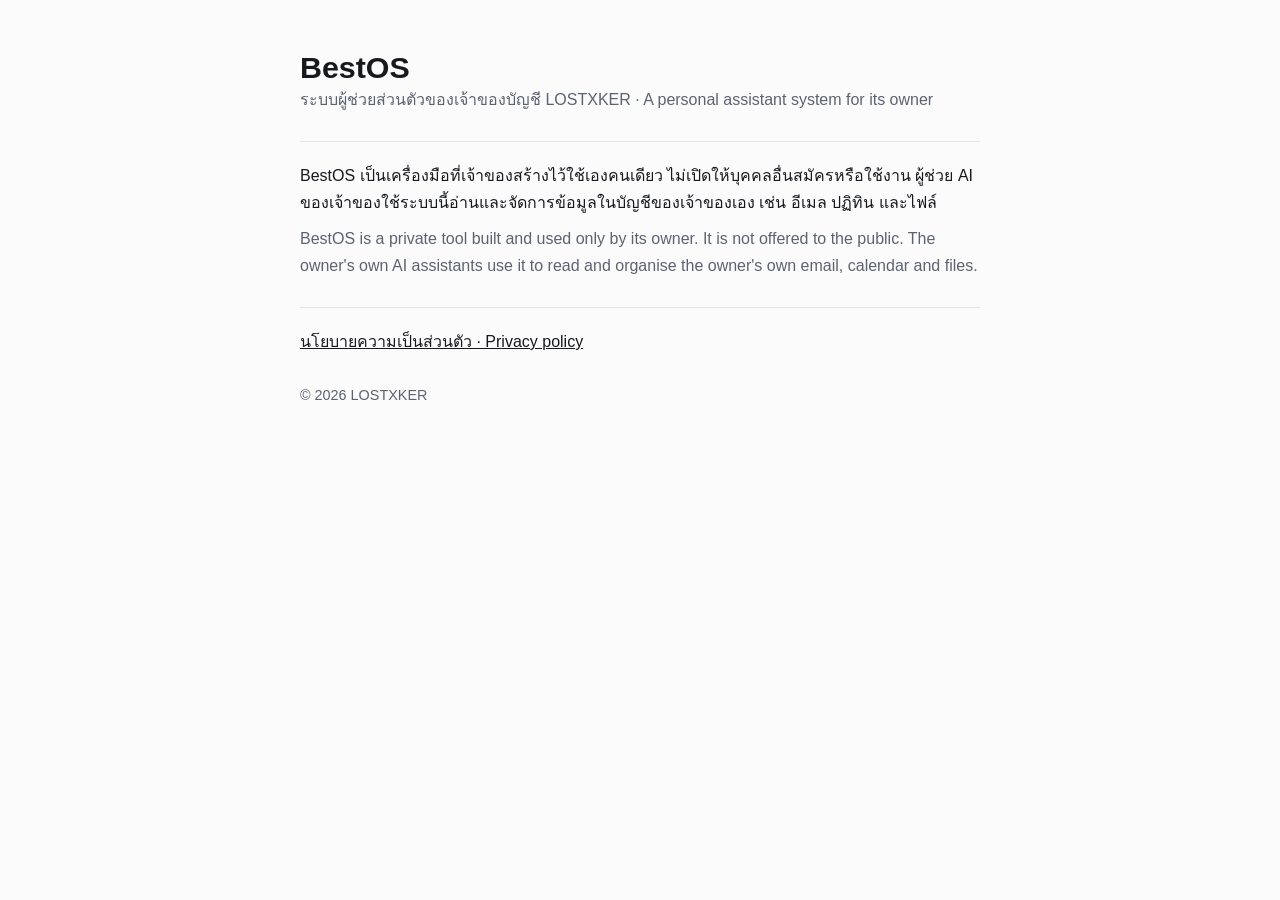
<file: index.html>
<!doctype html>
<html lang="th">
<head>
<meta charset="utf-8">
<meta name="viewport" content="width=device-width, initial-scale=1">
<title>BestOS</title>
<link rel="stylesheet" href="style.css">
</head>
<body>
<main>
  <header>
    <h1>BestOS</h1>
    <p class="muted">ระบบผู้ช่วยส่วนตัวของเจ้าของบัญชี LOSTXKER · A personal assistant system for its owner</p>
  </header>
  <section>
    <p>BestOS เป็นเครื่องมือที่เจ้าของสร้างไว้ใช้เองคนเดียว ไม่เปิดให้บุคคลอื่นสมัครหรือใช้งาน ผู้ช่วย AI ของเจ้าของใช้ระบบนี้อ่านและจัดการข้อมูลในบัญชีของเจ้าของเอง เช่น อีเมล ปฏิทิน และไฟล์</p>
    <p class="muted">BestOS is a private tool built and used only by its owner. It is not offered to the public. The owner's own AI assistants use it to read and organise the owner's own email, calendar and files.</p>
  </section>
  <section>
    <p><a href="privacy.html">นโยบายความเป็นส่วนตัว · Privacy policy</a></p>
  </section>
  <footer>© 2026 LOSTXKER</footer>
</main>
</body>
</html>
</file>
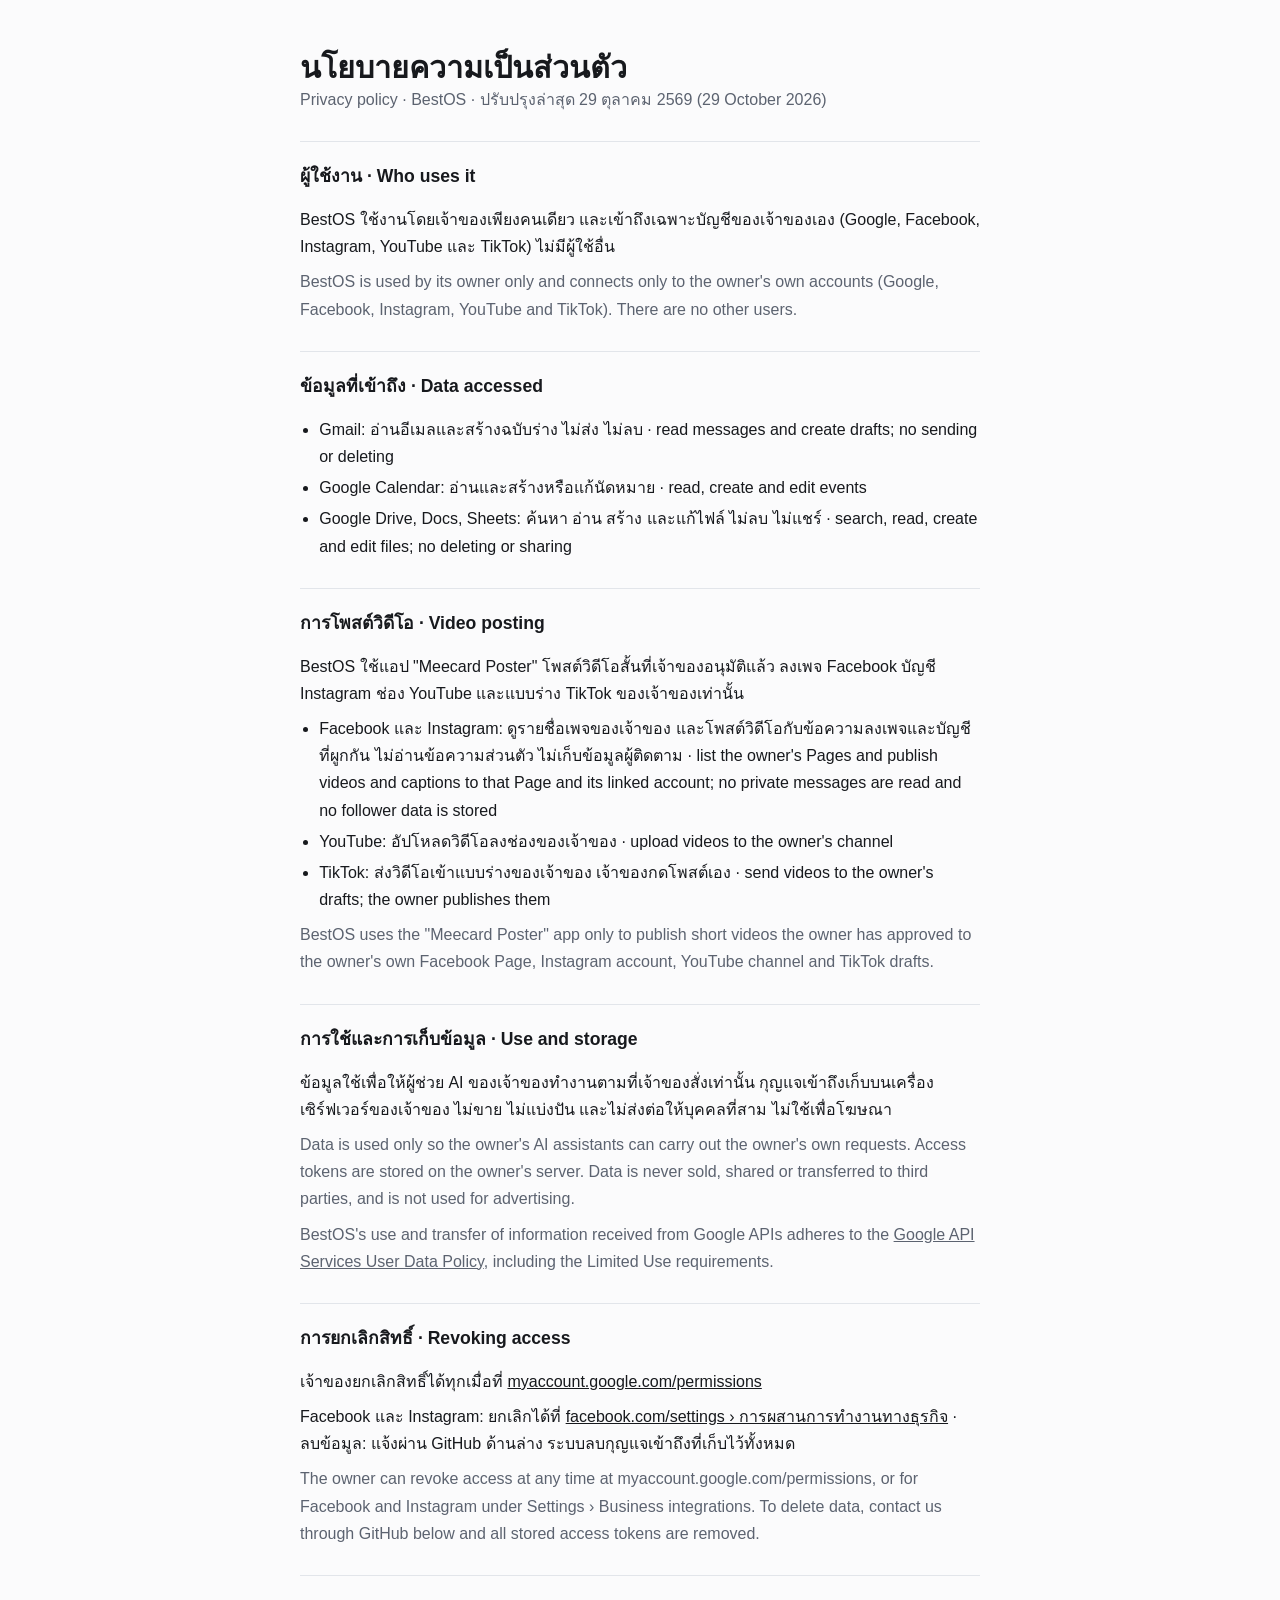
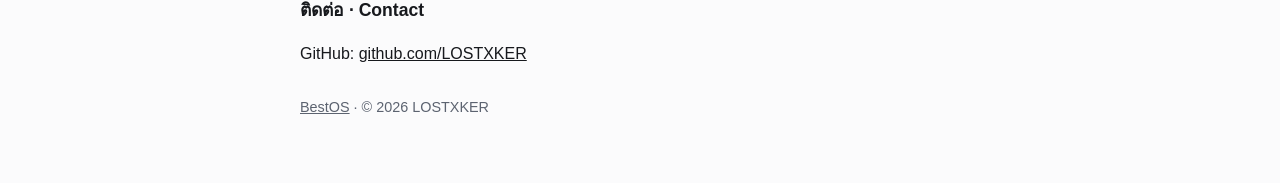
<file: privacy.html>
<!doctype html>
<html lang="th">
<head>
<meta charset="utf-8">
<meta name="viewport" content="width=device-width, initial-scale=1">
<title>นโยบายความเป็นส่วนตัว · BestOS</title>
<link rel="stylesheet" href="style.css">
</head>
<body>
<main>
  <header>
    <h1>นโยบายความเป็นส่วนตัว</h1>
    <p class="muted">Privacy policy · BestOS · ปรับปรุงล่าสุด 29 ตุลาคม 2569 (29 October 2026)</p>
  </header>
  <section>
    <h2>ผู้ใช้งาน · Who uses it</h2>
    <p>BestOS ใช้งานโดยเจ้าของเพียงคนเดียว และเข้าถึงเฉพาะบัญชีของเจ้าของเอง (Google, Facebook, Instagram, YouTube และ TikTok) ไม่มีผู้ใช้อื่น</p>
    <p class="muted">BestOS is used by its owner only and connects only to the owner's own accounts (Google, Facebook, Instagram, YouTube and TikTok). There are no other users.</p>
  </section>
  <section>
    <h2>ข้อมูลที่เข้าถึง · Data accessed</h2>
    <ul>
      <li>Gmail: อ่านอีเมลและสร้างฉบับร่าง ไม่ส่ง ไม่ลบ · read messages and create drafts; no sending or deleting</li>
      <li>Google Calendar: อ่านและสร้างหรือแก้นัดหมาย · read, create and edit events</li>
      <li>Google Drive, Docs, Sheets: ค้นหา อ่าน สร้าง และแก้ไฟล์ ไม่ลบ ไม่แชร์ · search, read, create and edit files; no deleting or sharing</li>
    </ul>
  </section>
  <section>
    <h2>การโพสต์วิดีโอ · Video posting</h2>
    <p>BestOS ใช้แอป "Meecard Poster" โพสต์วิดีโอสั้นที่เจ้าของอนุมัติแล้ว ลงเพจ Facebook บัญชี Instagram ช่อง YouTube และแบบร่าง TikTok ของเจ้าของเท่านั้น</p>
    <ul>
      <li>Facebook และ Instagram: ดูรายชื่อเพจของเจ้าของ และโพสต์วิดีโอกับข้อความลงเพจและบัญชีที่ผูกกัน ไม่อ่านข้อความส่วนตัว ไม่เก็บข้อมูลผู้ติดตาม · list the owner's Pages and publish videos and captions to that Page and its linked account; no private messages are read and no follower data is stored</li>
      <li>YouTube: อัปโหลดวิดีโอลงช่องของเจ้าของ · upload videos to the owner's channel</li>
      <li>TikTok: ส่งวิดีโอเข้าแบบร่างของเจ้าของ เจ้าของกดโพสต์เอง · send videos to the owner's drafts; the owner publishes them</li>
    </ul>
    <p class="muted">BestOS uses the "Meecard Poster" app only to publish short videos the owner has approved to the owner's own Facebook Page, Instagram account, YouTube channel and TikTok drafts.</p>
  </section>
  <section>
    <h2>การใช้และการเก็บข้อมูล · Use and storage</h2>
    <p>ข้อมูลใช้เพื่อให้ผู้ช่วย AI ของเจ้าของทำงานตามที่เจ้าของสั่งเท่านั้น กุญแจเข้าถึงเก็บบนเครื่องเซิร์ฟเวอร์ของเจ้าของ ไม่ขาย ไม่แบ่งปัน และไม่ส่งต่อให้บุคคลที่สาม ไม่ใช้เพื่อโฆษณา</p>
    <p class="muted">Data is used only so the owner's AI assistants can carry out the owner's own requests. Access tokens are stored on the owner's server. Data is never sold, shared or transferred to third parties, and is not used for advertising.</p>
    <p class="muted">BestOS's use and transfer of information received from Google APIs adheres to the <a href="https://developers.google.com/terms/api-services-user-data-policy">Google API Services User Data Policy</a>, including the Limited Use requirements.</p>
  </section>
  <section>
    <h2>การยกเลิกสิทธิ์ · Revoking access</h2>
    <p>เจ้าของยกเลิกสิทธิ์ได้ทุกเมื่อที่ <a href="https://myaccount.google.com/permissions">myaccount.google.com/permissions</a></p>
    <p>Facebook และ Instagram: ยกเลิกได้ที่ <a href="https://www.facebook.com/settings/?tab=business_tools">facebook.com/settings › การผสานการทำงานทางธุรกิจ</a> · ลบข้อมูล: แจ้งผ่าน GitHub ด้านล่าง ระบบลบกุญแจเข้าถึงที่เก็บไว้ทั้งหมด</p>
    <p class="muted">The owner can revoke access at any time at myaccount.google.com/permissions, or for Facebook and Instagram under Settings › Business integrations. To delete data, contact us through GitHub below and all stored access tokens are removed.</p>
  </section>
  <section>
    <h2>ติดต่อ · Contact</h2>
    <p>GitHub: <a href="https://github.com/LOSTXKER">github.com/LOSTXKER</a></p>
  </section>
  <footer><a href="index.html">BestOS</a> · © 2026 LOSTXKER</footer>
</main>
</body>
</html>
</file>
<file: style.css>
:root{--bg:#fbfbfc;--fg:#17191d;--muted:#5c6370;--line:#e2e5ea}
@media (prefers-color-scheme:dark){:root{--bg:#121417;--fg:#eceef1;--muted:#9aa1ad;--line:#2b3038}}
*{box-sizing:border-box}
body{margin:0;background:var(--bg);color:var(--fg);font:16px/1.7 -apple-system,BlinkMacSystemFont,"Segoe UI","Noto Sans Thai",sans-serif;padding:48px max(20px,env(safe-area-inset-left)) 64px}
main{max-width:680px;margin:0 auto;display:grid;gap:28px}
h1{font-size:1.9rem;line-height:1.25;margin:0}
h2{font-size:1.1rem;margin:0 0 6px}
p,li{margin:0;color:var(--fg)}
ul{margin:0;padding-left:1.2em;display:grid;gap:4px}
.muted{color:var(--muted)}
section{display:grid;gap:8px;padding-top:20px;border-top:1px solid var(--line)}
a{color:inherit}
footer{color:var(--muted);font-size:.9rem}
</file>
